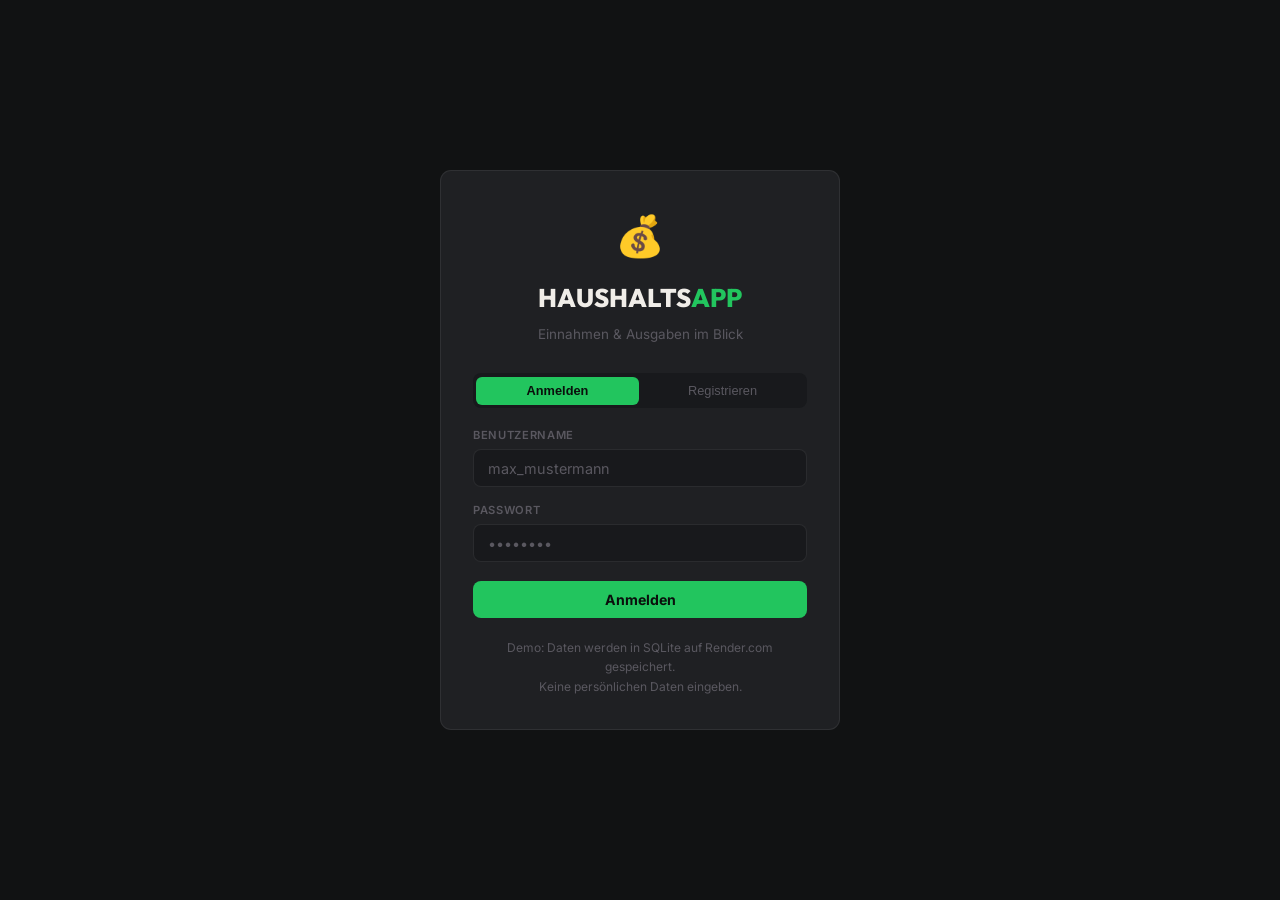
<file: index.html>
<!DOCTYPE html>
<html lang="de">
<head>
<meta charset="UTF-8"><meta name="viewport" content="width=device-width,initial-scale=1">
<title>Haushalts-App – Login</title>
<link rel="stylesheet" href="css/style.css">
</head>
<body>
<div class="auth-wrap">
  <div class="auth-box">
    <div style="text-align:center;font-size:2.5rem;margin-bottom:.5rem">💰</div>
    <h1 class="auth-title">HAUSHALTS<em style="font-style:normal;color:var(--green)">APP</em></h1>
    <p class="auth-sub">Einnahmen & Ausgaben im Blick</p>

    <div id="alert" class="alert alert-red" style="display:none"></div>

    <div class="tabs">
      <button class="tab active" onclick="switchMode('login')">Anmelden</button>
      <button class="tab" onclick="switchMode('register')">Registrieren</button>
    </div>

    <!-- Login -->
    <div id="mode-login">
      <div class="field"><label>Benutzername</label><input type="text" id="l-user" placeholder="max_mustermann" autocomplete="username"></div>
      <div class="field"><label>Passwort</label><input type="password" id="l-pw" placeholder="••••••••" autocomplete="current-password"></div>
      <button class="btn" style="width:100%;justify-content:center;margin-top:.35rem" id="btn-login" onclick="doLogin()">Anmelden</button>
    </div>

    <!-- Register -->
    <div id="mode-register" style="display:none">
      <div class="field"><label>Benutzername</label><input type="text" id="r-user" placeholder="max_mustermann" autocomplete="username"></div>
      <div class="field"><label>E-Mail</label><input type="email" id="r-email" placeholder="max@example.com" autocomplete="email"></div>
      <div class="field"><label>Passwort (min. 6 Zeichen)</label><input type="password" id="r-pw" placeholder="••••••••" autocomplete="new-password"></div>
      <button class="btn" style="width:100%;justify-content:center;margin-top:.35rem" id="btn-reg" onclick="doRegister()">Konto erstellen</button>
    </div>

    <p style="font-size:.75rem;color:var(--muted);text-align:center;margin-top:1.25rem">
      Demo: Daten werden in SQLite auf Render.com gespeichert.<br>Keine persönlichen Daten eingeben.
    </p>
  </div>
</div>

<script src="js/api.js"></script>
<script>
// Redirect if already logged in
if (api._token()) window.location.href = 'pages/dashboard.html';

function switchMode(m) {
  document.querySelectorAll('.tab').forEach((t,i) => t.classList.toggle('active', ['login','register'][i] === m));
  document.getElementById('mode-login').style.display    = m==='login'    ? 'block' : 'none';
  document.getElementById('mode-register').style.display = m==='register' ? 'block' : 'none';
  hideAlert();
}

function showAlert(msg) {
  const el = document.getElementById('alert');
  el.textContent = msg; el.style.display = 'block';
}
function hideAlert() { document.getElementById('alert').style.display = 'none'; }

async function doLogin() {
  const btn = document.getElementById('btn-login');
  const u = document.getElementById('l-user').value.trim();
  const p = document.getElementById('l-pw').value;
  if (!u || !p) return showAlert('Benutzername und Passwort eingeben');
  btn.disabled = true; btn.innerHTML = '<span class="spinner"></span> Anmelden…';
  try {
    await api.login(u, p);
    window.location.href = 'pages/dashboard.html';
  } catch(e) {
    showAlert(e.message);
    btn.disabled = false; btn.innerHTML = 'Anmelden';
  }
}

async function doRegister() {
  const btn = document.getElementById('btn-reg');
  const u = document.getElementById('r-user').value.trim();
  const e = document.getElementById('r-email').value.trim();
  const p = document.getElementById('r-pw').value;
  if (!u || !e || !p) return showAlert('Alle Felder ausfüllen');
  btn.disabled = true; btn.innerHTML = '<span class="spinner"></span> Erstellen…';
  try {
    await api.register(u, e, p);
    window.location.href = 'pages/dashboard.html';
  } catch(err) {
    showAlert(err.message);
    btn.disabled = false; btn.innerHTML = 'Konto erstellen';
  }
}

document.addEventListener('keydown', e => {
  if (e.key === 'Enter') {
    const mode = document.getElementById('mode-login').style.display !== 'none' ? 'login' : 'register';
    mode === 'login' ? doLogin() : doRegister();
  }
});
</script>
</body></html>
</file>
<file: css/style.css>
@import url('https://fonts.googleapis.com/css2?family=Inter:wght@400;500;600&family=Outfit:wght@700;800&display=swap');

:root {
  --bg:      #111213;
  --bg2:     #18191c;
  --surface: #1f2023;
  --surf2:   #2a2b2f;
  --green:   #22c55e;
  --green2:  #16a34a;
  --green-g: rgba(34,197,94,0.09);
  --red:     #ef4444;
  --red2:    #dc2626;
  --red-g:   rgba(239,68,68,0.09);
  --blue:    #3b82f6;
  --yellow:  #f59e0b;
  --white:   #f0ede8;
  --muted:   #5a5860;
  --border:  rgba(255,255,255,0.07);
  --radius:  11px;
  --t:       0.18s ease;
}
*,*::before,*::after{box-sizing:border-box;margin:0;padding:0}
html{scroll-behavior:smooth}
body{background:var(--bg);color:var(--white);font-family:'Inter',sans-serif;font-size:15px;line-height:1.65;min-height:100vh}

.topnav{background:var(--bg2);border-bottom:1px solid var(--border);padding:0 1.5rem;display:flex;align-items:center;overflow-x:auto;position:sticky;top:0;z-index:100}
.topnav-brand{font-family:'Outfit',sans-serif;font-weight:800;font-size:1rem;color:var(--white);text-decoration:none;padding:.85rem 0;margin-right:1.5rem;white-space:nowrap;flex-shrink:0}
.topnav-brand em{font-style:normal;color:var(--green)}
.topnav a:not(.topnav-brand){color:var(--muted);text-decoration:none;padding:.85rem .85rem;font-size:.84rem;font-weight:500;white-space:nowrap;border-bottom:2px solid transparent;transition:all var(--t)}
.topnav a:not(.topnav-brand):hover{color:var(--white)}
.topnav a.active{color:var(--green);border-bottom-color:var(--green)}
#nav-user{margin-left:auto;display:flex;align-items:center;gap:.65rem;font-size:.82rem;color:var(--muted);white-space:nowrap;padding:.85rem 0;flex-shrink:0}
#nav-user span{color:var(--white);font-weight:600}
#btn-logout{background:none;border:1px solid var(--border);color:var(--muted);cursor:pointer;border-radius:6px;padding:.25rem .7rem;font-size:.78rem;transition:all var(--t)}
#btn-logout:hover{border-color:var(--red);color:var(--red)}

.container{max-width:900px;margin:0 auto;padding:2rem 1.25rem}
.page-title{font-family:'Outfit',sans-serif;font-size:1.5rem;font-weight:800;margin-bottom:.3rem}
.page-title em{font-style:normal;color:var(--green)}
.page-sub{color:var(--muted);font-size:.86rem;margin-bottom:1.75rem}

.card{background:var(--surface);border:1px solid var(--border);border-radius:var(--radius);padding:1.4rem;margin-bottom:1.1rem}
.card-title{font-family:'Outfit',sans-serif;font-weight:700;font-size:.95rem;margin-bottom:1rem}

.field{display:flex;flex-direction:column;gap:.3rem;margin-bottom:.85rem}
.field label{font-size:.7rem;font-weight:600;color:var(--muted);text-transform:uppercase;letter-spacing:.06em}
input[type=text],input[type=number],input[type=date],input[type=email],input[type=password],select,textarea{background:var(--bg2);border:1.5px solid rgba(255,255,255,.08);border-radius:8px;color:var(--white);font-family:'Inter',sans-serif;font-size:.9rem;padding:.6rem .9rem;width:100%;transition:border-color var(--t)}
input:focus,select:focus,textarea:focus{outline:none;border-color:var(--green)}
input::placeholder{color:var(--muted)}
.row-2{display:grid;grid-template-columns:1fr 1fr;gap:.75rem}
.row-3{display:grid;grid-template-columns:1fr 1fr 1fr;gap:.75rem}

.btn{background:var(--green);color:#0a0f0c;border:none;border-radius:8px;cursor:pointer;font-family:'Inter',sans-serif;font-size:.88rem;font-weight:700;padding:.6rem 1.3rem;transition:background var(--t),transform var(--t);display:inline-flex;align-items:center;gap:.4rem}
.btn:hover{background:var(--green2)}
.btn:active{transform:scale(.97)}
.btn-red{background:var(--red);color:#fff}
.btn-red:hover{background:var(--red2)}
.btn-outline{background:transparent;border:1.5px solid var(--border);color:var(--muted)}
.btn-outline:hover{border-color:var(--green);color:var(--green);background:var(--green-g)}
.btn-sm{padding:.35rem .8rem;font-size:.78rem}
.btn-ghost{background:none;border:none;color:var(--muted);cursor:pointer;padding:.3rem .55rem;border-radius:5px;transition:all var(--t);font-size:.82rem}
.btn-ghost:hover{color:var(--red)}
.btns{display:flex;gap:.5rem;flex-wrap:wrap;align-items:center}

.tabs{display:flex;background:var(--bg2);border-radius:8px;padding:.2rem;margin-bottom:1.1rem;gap:.15rem;flex-wrap:wrap}
.tab{flex:1;min-width:fit-content;text-align:center;padding:.42rem .75rem;border-radius:6px;cursor:pointer;font-size:.8rem;font-weight:500;color:var(--muted);transition:all var(--t);border:none;background:none;white-space:nowrap}
.tab.active{background:var(--green);color:#0a0f0c;font-weight:700}

.amount-inc{color:var(--green);font-weight:600}
.amount-exp{color:var(--red);font-weight:600}
.badge{display:inline-block;padding:.12rem .5rem;border-radius:20px;font-size:.7rem;font-weight:600}
.badge-inc{background:var(--green-g);color:var(--green)}
.badge-exp{background:var(--red-g);color:var(--red)}

.stats-grid{display:grid;grid-template-columns:repeat(3,1fr);gap:.85rem;margin-bottom:1.25rem}
.stat-card{background:var(--surface);border:1px solid var(--border);border-radius:var(--radius);padding:1.1rem}
.stat-label{font-size:.72rem;color:var(--muted);text-transform:uppercase;letter-spacing:.06em;margin-bottom:.3rem}
.stat-val{font-family:'Outfit',sans-serif;font-size:1.5rem;font-weight:800;line-height:1.1}

.tx-list{display:flex;flex-direction:column;gap:.4rem}
.tx-item{background:var(--surface);border:1px solid var(--border);border-radius:9px;padding:.8rem 1.1rem;display:flex;align-items:center;gap:.85rem;transition:border-color var(--t)}
.tx-item:hover{border-color:rgba(255,255,255,.14)}
.tx-icon{font-size:1.25rem;flex-shrink:0;width:34px;text-align:center}
.tx-info{flex:1;min-width:0}
.tx-desc{font-weight:600;font-size:.88rem;white-space:nowrap;overflow:hidden;text-overflow:ellipsis}
.tx-meta{font-size:.72rem;color:var(--muted);display:flex;gap:.5rem;align-items:center;margin-top:.1rem;flex-wrap:wrap}
.tx-amount{font-family:'Outfit',sans-serif;font-size:1rem;font-weight:800;flex-shrink:0}

.modal-overlay{position:fixed;inset:0;background:rgba(0,0,0,.65);z-index:200;display:flex;align-items:center;justify-content:center;padding:1rem}
.modal{background:var(--surface);border:1px solid var(--border);border-radius:var(--radius);padding:1.75rem;width:100%;max-width:480px;max-height:90vh;overflow-y:auto}
.modal-title{font-family:'Outfit',sans-serif;font-size:1.1rem;font-weight:800;margin-bottom:1.25rem;display:flex;justify-content:space-between;align-items:center}

.auth-wrap{min-height:100vh;display:flex;align-items:center;justify-content:center;padding:1.5rem}
.auth-box{background:var(--surface);border:1px solid var(--border);border-radius:var(--radius);padding:2rem;width:100%;max-width:400px}
.auth-title{font-family:'Outfit',sans-serif;font-size:1.6rem;font-weight:800;text-align:center;margin-bottom:.25rem}
.auth-sub{color:var(--muted);font-size:.84rem;text-align:center;margin-bottom:1.75rem}

.alert{border-radius:7px;padding:.65rem 1rem;font-size:.84rem;margin-bottom:.85rem}
.alert-red{background:var(--red-g);color:var(--red);border:1px solid rgba(239,68,68,.2)}
.alert-green{background:var(--green-g);color:var(--green);border:1px solid rgba(34,197,94,.2)}

.empty{text-align:center;padding:3rem 1rem;color:var(--muted)}
.empty .icon{font-size:2.5rem;margin-bottom:.75rem}

hr.div{border:none;border-top:1px solid var(--border);margin:1.1rem 0}

.spinner{display:inline-block;width:16px;height:16px;border:2px solid rgba(255,255,255,.15);border-top-color:var(--green);border-radius:50%;animation:spin .7s linear infinite;vertical-align:middle}
@keyframes spin{to{transform:rotate(360deg)}}

/* Bar chart */
.bar-wrap{display:flex;flex-direction:column;gap:.6rem}
.bar-row{display:flex;align-items:center;gap:.75rem}
.bar-label{font-size:.78rem;color:var(--muted);width:90px;flex-shrink:0;text-overflow:ellipsis;overflow:hidden;white-space:nowrap}
.bar-track{flex:1;background:var(--surf2);border-radius:100px;height:8px;overflow:hidden}
.bar-fill{height:100%;border-radius:100px;transition:width .5s ease}
.bar-val{font-size:.75rem;font-weight:600;width:70px;text-align:right;flex-shrink:0}

@media(max-width:600px){.stats-grid{grid-template-columns:1fr 1fr}.row-2,.row-3{grid-template-columns:1fr}.container{padding:1.25rem .9rem}}
</file>
